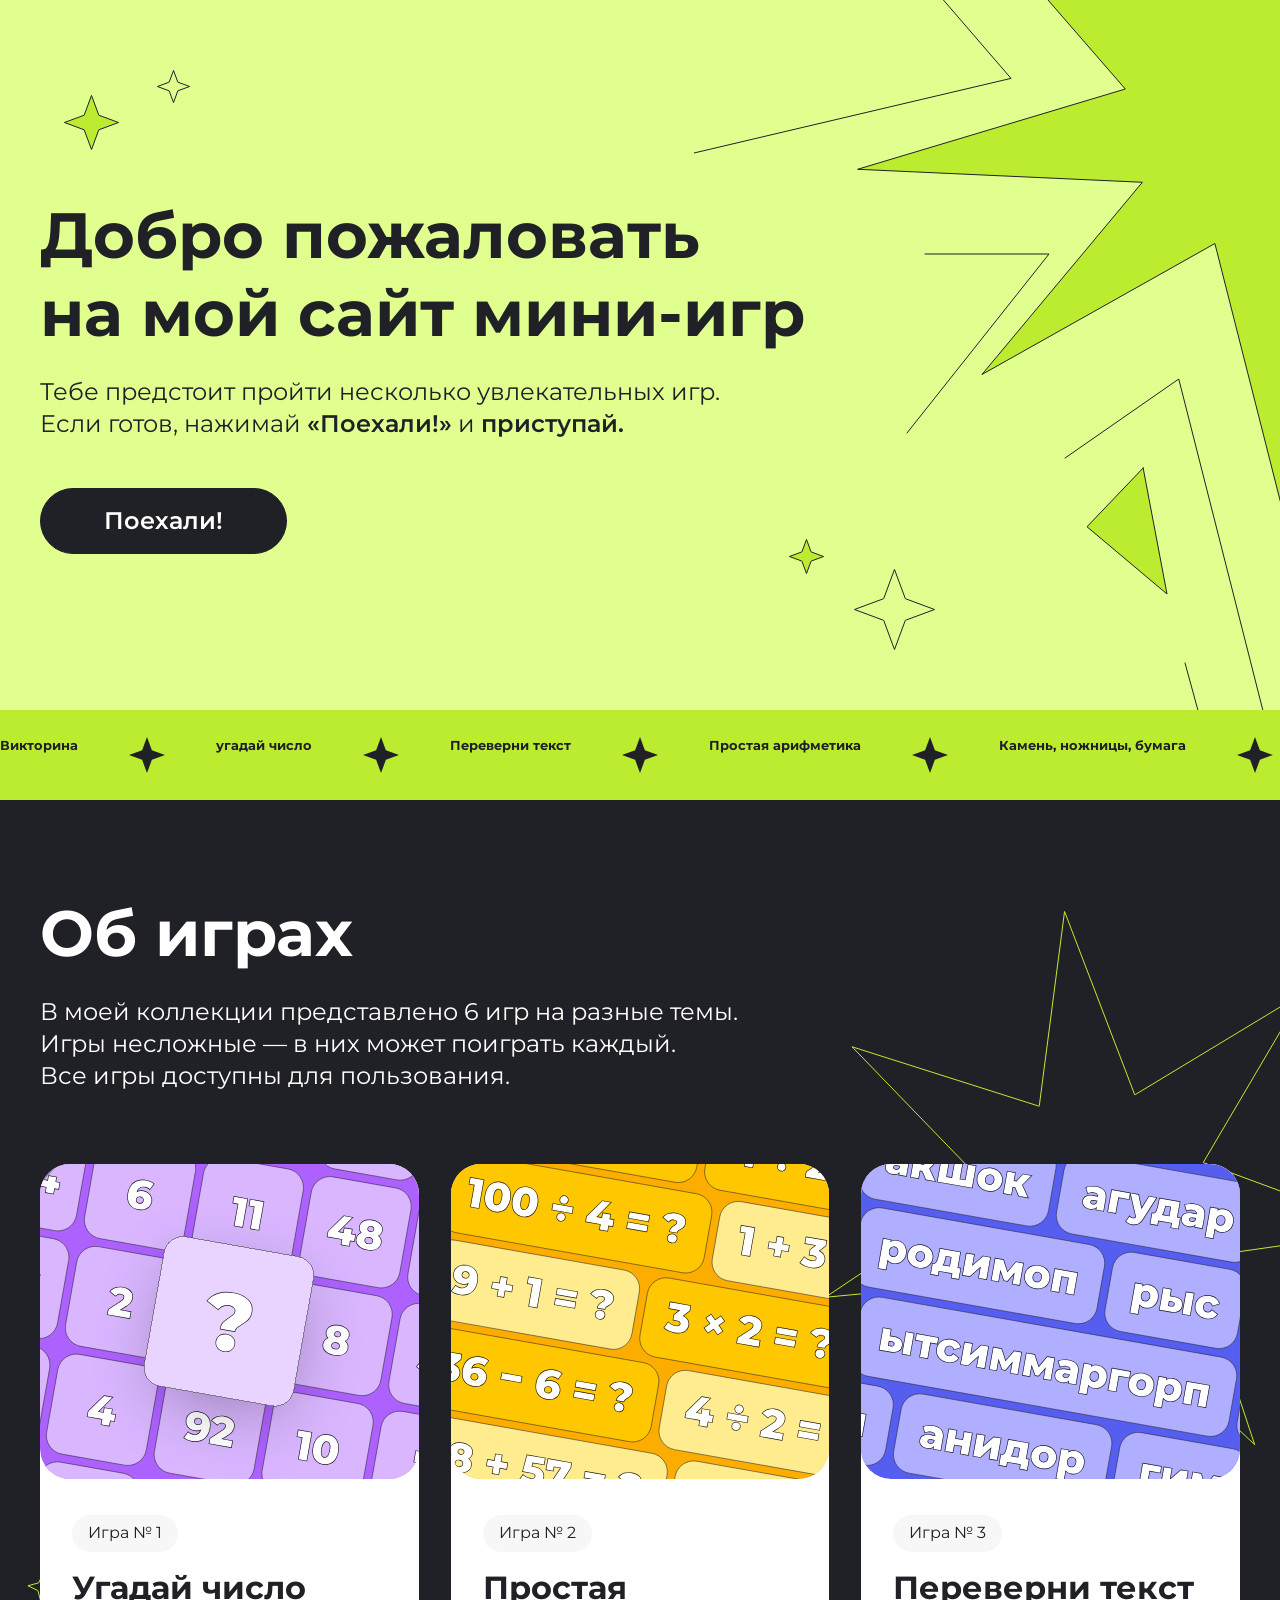
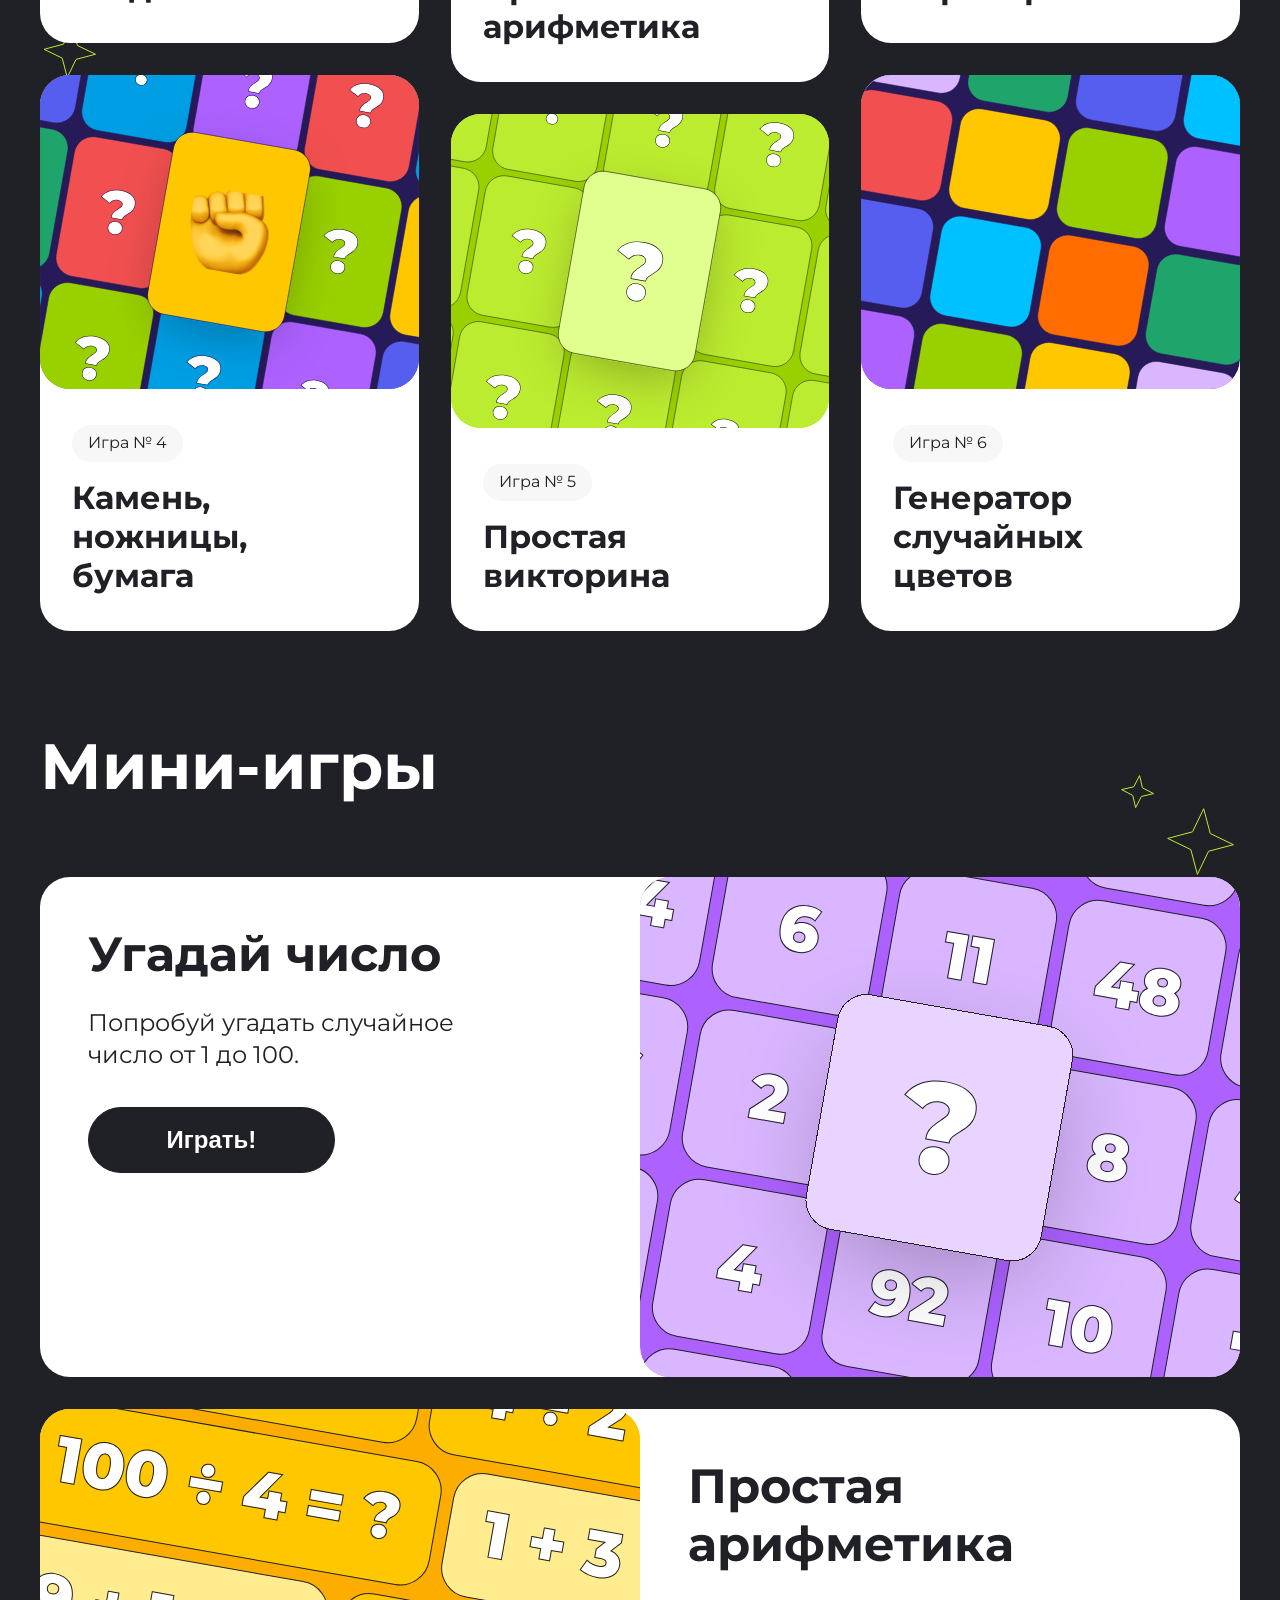
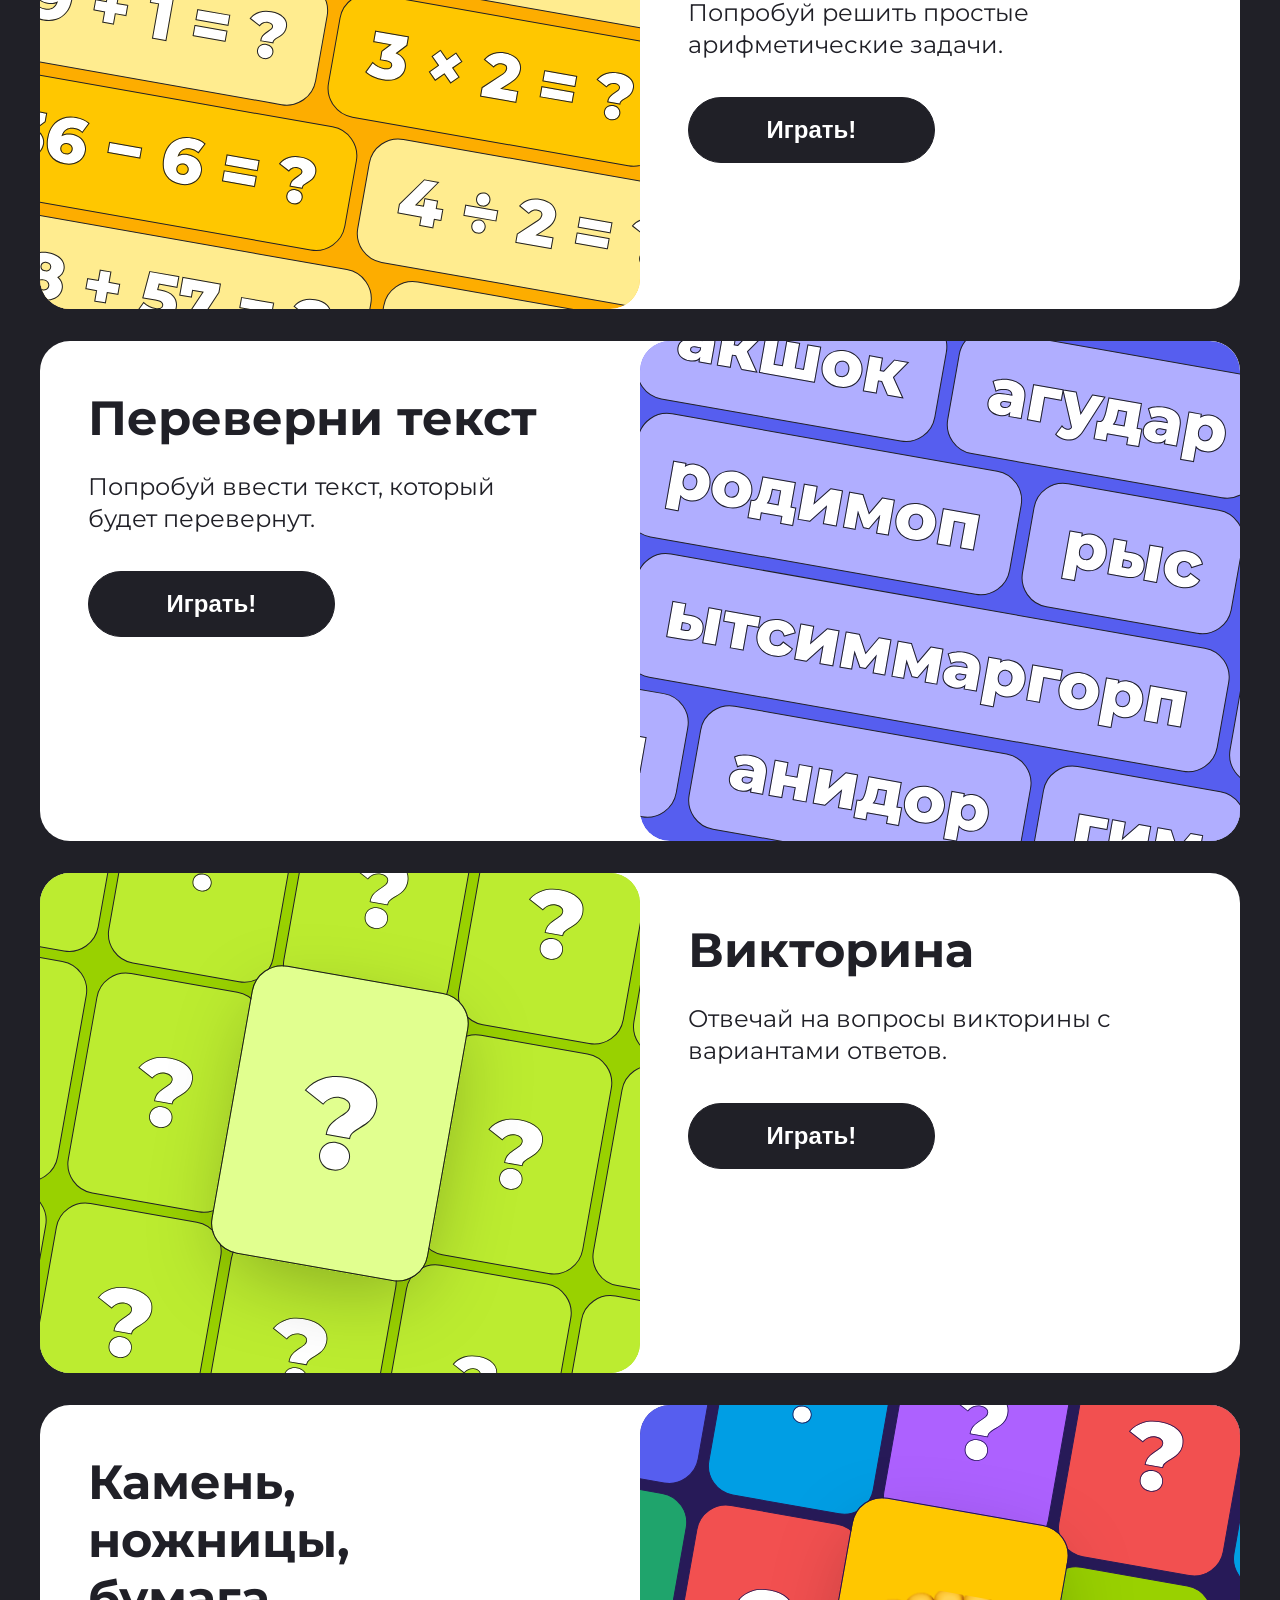
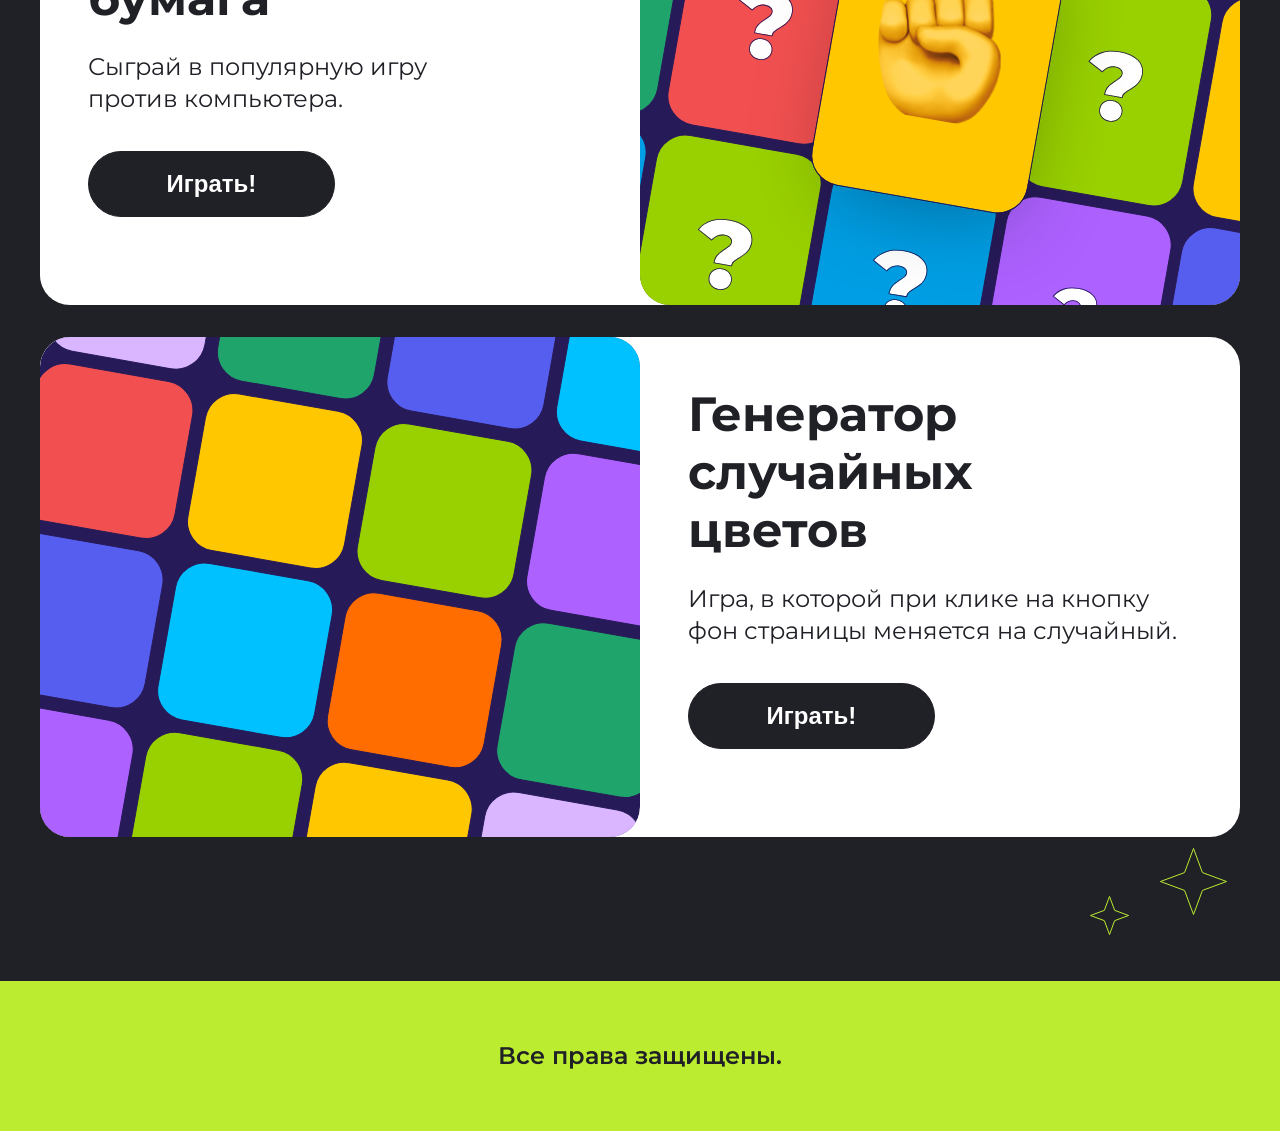
<file: index.html>
<!DOCTYPE html>
<html lang="en">
<head>
    <meta charset="UTF-8">
    <meta name="viewport" content="width=device-width, initial-scale=1.0">
    <title>Сайт с мини-играми</title>
    <link rel="preconnect" href="https://fonts.googleapis.com">
    <link rel="preconnect" href="https://fonts.gstatic.com" crossorigin>
    <link href="https://fonts.googleapis.com/css2?family=Montserrat:wght@100..900&display=swap" rel="stylesheet">
    <link rel="stylesheet" href="css/style.css">
</head>
<body>
    <header class="top overflow">
        <svg class="bg-img img-lines" width="586" height="800" viewBox="0 0 586 800" fill="none" xmlns="http://www.w3.org/2000/svg">
            <g clip-path="url(#clip0_13011_65)">
            <path d="M240.793 -10L317 78.3799L0 153" stroke="#202027" stroke-linecap="round"/>
            <path d="M231.082 254H355L213 433" stroke="#202027" stroke-linecap="round"/>
            <path d="M371 458.046L484.76 379L590.882 797" stroke="#202027" stroke-linecap="round"/>
            <path d="M449.159 468L393 526.765L473 594L449.159 468Z" fill="#BCEC30" stroke="#202027" stroke-linecap="round"/>
            <path d="M491 663L525 787" stroke="#202027" stroke-linecap="round"/>
            </g>
            <defs>
            <clipPath id="clip0_13011_65">
            <rect width="586" height="800" fill="white"/>
            </clipPath>
            </defs>
        </svg>
        <svg class="bg-img img-star-1" width="809" height="788" viewBox="0 0 809 788" fill="none" xmlns="http://www.w3.org/2000/svg">
            <path d="M534.682 308.406C544.111 311.031 806.516 421.965 806.516 421.965L528.111 451.848L703.994 677.661L456.036 523.413L430.772 784.856L360.884 509.531L127.938 640.493L288.405 448.266L3.62971 435.289L271.303 355.027L72.404 125.959L352.036 257.504L416.031 3.6903L444.768 258.048L699.48 82.6023L534.682 308.406Z" fill="#BCEC30" stroke="#202027" stroke-miterlimit="10" stroke-linecap="round"/>
        </svg>
        <svg class="bg-img img-star-2" width="57" height="57" viewBox="0 0 57 57" fill="none" xmlns="http://www.w3.org/2000/svg">
            <path d="M28.5 1.44077L35.7287 20.9759L35.8084 21.1916L36.0241 21.2713L55.5592 28.5L36.0241 35.7287L35.8084 35.8084L35.7287 36.0241L28.5 55.5592L21.2713 36.0241L21.1916 35.8084L20.9759 35.7287L1.44077 28.5L20.9759 21.2713L21.1916 21.1916L21.2713 20.9759L28.5 1.44077Z" fill="#BCEC30" stroke="#202027"/>
        </svg>
        <svg class="bg-img img-star-3" width="35" height="35" viewBox="0 0 35 35" fill="none" xmlns="http://www.w3.org/2000/svg">
            <path d="M17.5 1.44077L21.7577 12.9469L21.8375 13.1626L22.0531 13.2423L33.5592 17.5L22.0531 21.7577L21.8375 21.8375L21.7577 22.0531L17.5 33.5592L13.2423 22.0531L13.1626 21.8375L12.9469 21.7577L1.44077 17.5L12.9469 13.2423L13.1626 13.1626L13.2423 12.9469L17.5 1.44077Z" stroke="#202027"/>
        </svg>
        <svg class="bg-img img-star-4" width="37" height="37" viewBox="0 0 37 37" fill="none" xmlns="http://www.w3.org/2000/svg">
            <path d="M18.5 1.44077L23.0278 13.6768L23.1075 13.8925L23.3232 13.9722L35.5592 18.5L23.3232 23.0278L23.1075 23.1075L23.0278 23.3232L18.5 35.5592L13.9722 23.3232L13.8925 23.1075L13.6768 23.0278L1.44077 18.5L13.6768 13.9722L13.8925 13.8925L13.9722 13.6768L18.5 1.44077Z" fill="#BCEC30" stroke="#202027"/>
        </svg>
        <svg class="bg-img img-star-5" width="83" height="83" viewBox="0 0 83 83" fill="none" xmlns="http://www.w3.org/2000/svg">
            <path d="M41.5 1.44077L52.2398 30.4648L52.3196 30.6804L52.5352 30.7602L81.5592 41.5L52.5352 52.2398L52.3196 52.3196L52.2398 52.5352L41.5 81.5592L30.7602 52.5352L30.6804 52.3196L30.4648 52.2398L1.44077 41.5L30.4648 30.7602L30.6804 30.6804L30.7602 30.4648L41.5 1.44077Z" stroke="#202027"/>
        </svg>
        <div class="top__content center">
            <h1 class="top__title">Добро пожаловать <br> на мой сайт мини-игр</h1>
            <p class="top__text text">Тебе предстоит пройти несколько увлекательных игр. Если готов, нажимай <span class="text-bold">«Поехали!»</span> и <span class="text-bold">приступай.</span></p>
            <a href="#about" class="btn">
                Поехали!
            </a>
        </div>
        <div class="top__running-line">
            <div class="top__running-line">
                <div class="running-line__content">
                    <h5> Викторина </h5>
                    <img src="img/star.svg" alt="star">
                    <h5> угадай число </h5>
                    <img src="img/star.svg" alt="star">
                    <h5> Переверни текст </h5>
                    <img src="img/star.svg" alt="star">
                    <h5> Простая арифметика </h5>
                    <img src="img/star.svg" alt="star">
                    <h5> Камень, ножницы, бумага </h5>
                    <img src="img/star.svg" alt="star">
                    <h5> Генератор случайных цветов </h5>
                    <img src="img/star.svg" alt="star">
                </div>
                <div aria-hidden="true" class="running-line__content">
                    <h5> Викторина </h5>
                    <img src="img/star.svg" alt="star">
                    <h5> угадай число </h5>
                    <img src="img/star.svg" alt="star">
                    <h5> Переверни текст </h5>
                    <img src="img/star.svg" alt="star">
                    <h5> Простая арифметика </h5>
                    <img src="img/star.svg" alt="star">
                    <h5> Камень, ножницы, бумага </h5>
                    <img src="img/star.svg" alt="star">
                    <h5> Генератор случайных цветов </h5>
                    <img src="img/star.svg" alt="star">
                </div>
            </div>
    </header>
    <section class="about center overflow" id="about">
        <svg class="bg-img img-star-7" width="567" height="568" viewBox="0 0 567 568" fill="none" xmlns="http://www.w3.org/2000/svg">
            <path d="M311.569 185.338L311.783 185.897L312.295 185.587L479.842 84.2785L380.534 253.019L380.23 253.534L380.791 253.742L564.461 321.57L370.617 349.135L370.025 349.22L370.213 349.787L431.699 535.677L289.288 401.31L288.853 400.9L288.526 401.401L181.527 565.373L197.787 370.254L197.837 369.658L197.242 369.715L2.33088 388.295L165.018 279.354L165.515 279.021L165.1 278.591L29.0482 137.788L215.656 197.059L216.226 197.24L216.303 196.646L241.561 2.48796L311.569 185.338Z" stroke="#BCEC30"/>
        </svg>
        <svg class="bg-img img-star-8" width="32" height="32" viewBox="0 0 32 32" fill="none" xmlns="http://www.w3.org/2000/svg">
            <path d="M17.4367 1.92177L20.2175 12.4032L20.2765 12.6255L20.4836 12.7254L30.2505 17.4371L19.7691 20.218L19.5469 20.2769L19.447 20.484L14.7352 30.251L11.9544 19.7695L11.8954 19.5473L11.6883 19.4474L1.92137 14.7356L12.4028 11.9548L12.6251 11.8958L12.7249 11.6887L17.4367 1.92177Z" stroke="#BCEC30"/>
        </svg>
        <svg class="bg-img img-star-9" width="55" height="55" viewBox="0 0 55 55" fill="none" xmlns="http://www.w3.org/2000/svg">
            <path d="M30.2217 2.02575L35.3236 21.2556L35.3826 21.4778L35.5896 21.5777L53.5086 30.2221L34.2788 35.324L34.0566 35.3829L33.9567 35.59L25.3123 53.5089L20.2104 34.2791L20.1514 34.0569L19.9443 33.957L2.02539 25.3126L21.2552 20.2107L21.4774 20.1518L21.5773 19.9447L30.2217 2.02575Z" stroke="#BCEC30"/>
        </svg>        
        <h2 class="about__title section-title">
            Об играх
        </h2>
        <p class="text about__text">В моей коллекции представлено 6 игр на разные темы.<br>
            Игры несложные — в них может поиграть каждый.<br>
            Все игры доступны для пользования.<br></p>
        <div class="about__cards grid-columns">
            <a href="#game-1" class="about__card game-card game-card_1">
                <img class="about__img" src="img/about-img-1.svg" alt="Угадай число">
                <div class="game-card__info">
                    <div class="game-card__number">Игра № 1</div>
                    <h4 class="game-card__title">Угадай число</h4>
                </div>
            </a>
            <a href="#game-2" class="about__card game-card game-card_2">
                <img class="about__img" src="img/about-img-2.svg" alt="Простая арифметика">
                <div class="game-card__info">
                    <div class="game-card__number">Игра № 2</div>
                    <h4 class="game-card__title">Простая арифметика</h4>
                </div>
            </a>
            <a href="#game-3" class="about__card game-card game-card_3">
               <img class="about__img" src="img/about-img-3.svg" alt="Переверни текст">
                <div class="game-card__info">
                    <div class="game-card__number">Игра № 3</div>
                    <h4 class="game-card__title">Переверни текст</h4>
                </div>
            </a>
            <a href="#game-4" class="about__card game-card game-card_4">
                <img class="about__img" src="img/about-img-4.svg" alt="Камень, ножницы, бумага">
                <div class="game-card__info">
                    <div class="game-card__number">Игра № 4</div>
                    <h4 class="game-card__title">Камень, ножницы, <br> бумага</h4>
                </div>
            </a>
            <a href="#game-5" class="about__card game-card game-card_5">
                <img class="about__img" src="img/about-img-5.svg" alt="Простая викторина">
                <div class="game-card__info">
                    <div class="game-card__number">Игра № 5</div>
                    <h4 class="game-card__title">Простая викторина</h4>
                </div>
            </a>
            <a href="#game-6" class="about__card game-card game-card_6">
                <img class="about__img" src="img/about-img-6.svg" alt="Генератор случайных цветов">
                <div class="game-card__info">
                    <div class="game-card__number">Игра № 6</div>
                    <h4 class="game-card__title">Генератор случайных цветов</h4>
                </div>
            </a>
        </div>
    </section>
    <div class="game-box center overflow">
        <svg class="bg-img img-star-10 game-box__star" width="69" height="69" viewBox="0 0 69 69" fill="none" xmlns="http://www.w3.org/2000/svg">
            <path d="M37.6757 1.70276L44.2009 26.2974L44.2599 26.5196L44.467 26.6195L67.3851 37.6756L42.7904 44.2008L42.5682 44.2598L42.4683 44.4669L31.4122 67.385L24.887 42.7903L24.828 42.5681L24.621 42.4682L1.70287 31.4121L26.2975 24.8869L26.5197 24.8279L26.6196 24.6209L37.6757 1.70276Z" stroke="#BCEC30"/>
        </svg>
        <svg class="bg-img img-star-11 game-box__star" width="36" height="36" viewBox="0 0 36 36" fill="none" xmlns="http://www.w3.org/2000/svg">
            <path d="M19.5959 1.5971L22.4149 13.5957L22.4675 13.8195L22.6716 13.9252L33.6151 19.5956L21.6165 22.4146L21.3927 22.4671L21.2869 22.6713L15.6166 33.6148L12.7976 21.6162L12.745 21.3924L12.5409 21.2866L1.5974 15.6163L13.596 12.7973L13.8198 12.7447L13.9256 12.5406L19.5959 1.5971Z" stroke="#BCEC30"/>
        </svg>
        <svg class="bg-img img-star-12 game-box__star" width="69" height="69" viewBox="0 0 69 69" fill="none" xmlns="http://www.w3.org/2000/svg">
            <path d="M34.5 1.44077L43.3492 25.3554L43.429 25.571L43.6446 25.6508L67.5592 34.5L43.6446 43.3492L43.429 43.429L43.3492 43.6446L34.5 67.5592L25.6508 43.6446L25.571 43.429L25.3554 43.3492L1.44077 34.5L25.3554 25.6508L25.571 25.571L25.6508 25.3554L34.5 1.44077Z" stroke="#BCEC30"/>
        </svg>
        <svg class="bg-img img-star-13 game-box__star" width="41" height="41" viewBox="0 0 41 41" fill="none" xmlns="http://www.w3.org/2000/svg">
            <path d="M20.5 1.44077L25.5679 15.1367L25.6477 15.3523L25.8633 15.4321L39.5592 20.5L25.8633 25.5679L25.6477 25.6477L25.5679 25.8633L20.5 39.5592L15.4321 25.8633L15.3523 25.6477L15.1367 25.5679L1.44077 20.5L15.1367 15.4321L15.3523 15.3523L15.4321 15.1367L20.5 1.44077Z" stroke="#BCEC30"/>
        </svg>
        <h2 class="game-box__title section-title">Мини-игры</h2>
        <div class="game-box__cards">
            <section class="game-box__card game-card game-card_big game-box__card_reverse" id="game-1">
                <div class="game-card__info game-card__info_big">
                    <h3 class="game-card__name">Угадай число</h3>
                    <p class="text game-card__text">Попробуй угадать случайное число от 1 до 100.</p>
                    <button class="btn game-box__btn" onclick="guessNumber();">
                        Играть!
                    </button>
                </div>
                <img class="game-box__img" src="img/game-1.svg" alt="Угадай число">
            </section>
            <section href="#" class="game-box__card game-card game-card_big" id="game-2">
                <img class="game-box__img" src="img/game-2.svg" alt="Простая арифметика">
                <div class="game-card__info game-card__info_big">
                    <h3 class="game-card__name">Простая арифметика</h3>
                    <p class="text game-card__text">Попробуй решить простые арифметические задачи.</p>
                    <button class="btn game-box__btn" onclick="mathGame();">
                        Играть!
                    </button>
                </div>
            </section>
            <section href="#" class="game-box__card game-card game-card_big game-box__card_reverse" id="game-3">
                <div class="game-card__info game-card__info_big">
                    <h3 class="game-card__name">Переверни текст</h3>
                    <p class="text game-card__text">Попробуй ввести текст, который будет перевернут.</p>
                    <button class="btn game-box__btn" onclick="flipGame()">
                        Играть!
                    </button>
                </div>
                <img class="game-box__img" src="img/game-3.svg" alt="Переверни текст">
            </section>
            <section href="#" class="game-box__card game-card game-card_big" id="game-4">
                <img class="game-box__img" src="img/game-4.svg" alt="Викторина">
                <div class="game-card__info game-card__info_big">
                    <h3 class="game-card__name">Викторина</h3>
                    <p class="text game-card__text">Отвечай на вопросы викторины с вариантами ответов.</p>
                    <button class="btn game-box__btn" onclick="questionGame()">
                        Играть!

                    </button>
                </div>
            </section>
            <section href="#" class="game-box__card game-card game-card_big game-box__card_reverse" id="game-5" >
                <div class="game-card__info game-card__info_big">
                    <h3 class="game-card__name">Камень, ножницы, бумага</h3>
                    <p class="text game-card__text">Сыграй в популярную игру против компьютера.</p>
                    <button class="btn game-box__btn" onclick="rockPaperScissors()">
                        Играть!
                    </button>
                </div>
                <img class="game-box__img" src="img/game-5.svg" alt="Камень, ножницы, бумага">
            </section>
            <section href="#" class="game-box__card game-card game-card_big" id="game-6">
                <img class="game-box__img" src="img/game-6.svg" alt="Генератор случайных цветов">
                <div class="game-card__info game-card__info_big">
                    <h3 class="game-card__name">Генератор случайных цветов</h3>
                    <p class="text game-card__text game-card__text_big">Игра, в которой при клике на кнопку фон страницы меняется на случайный.</p>
                    <button class="btn game-box__btn">Играть!</button>
                </div>
            </section>
        </div>    
    </div>
    <footer class="footer overflow">
        <a href="#" class="footer__link text-bold">Все права защищены.</a>
    </footer>
    <script src="script.js"></script>
</body>
</html>
</file>
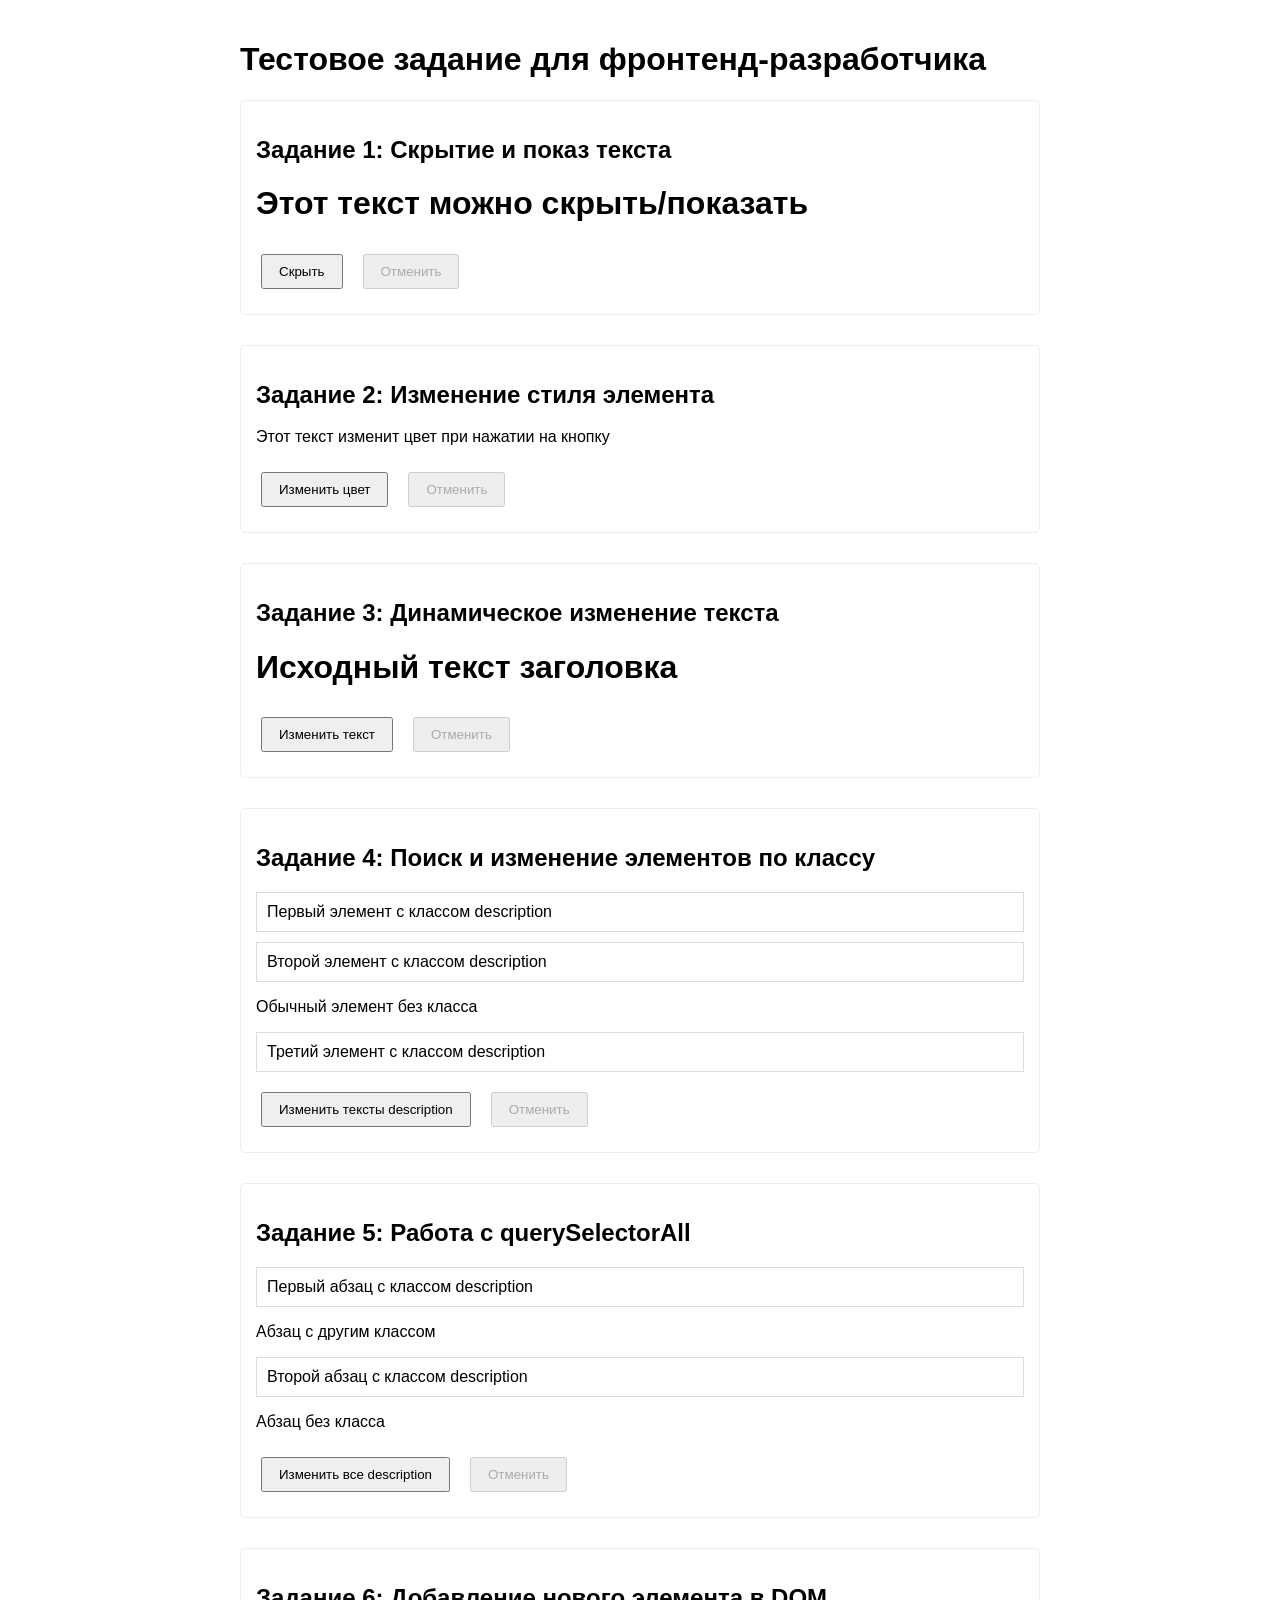
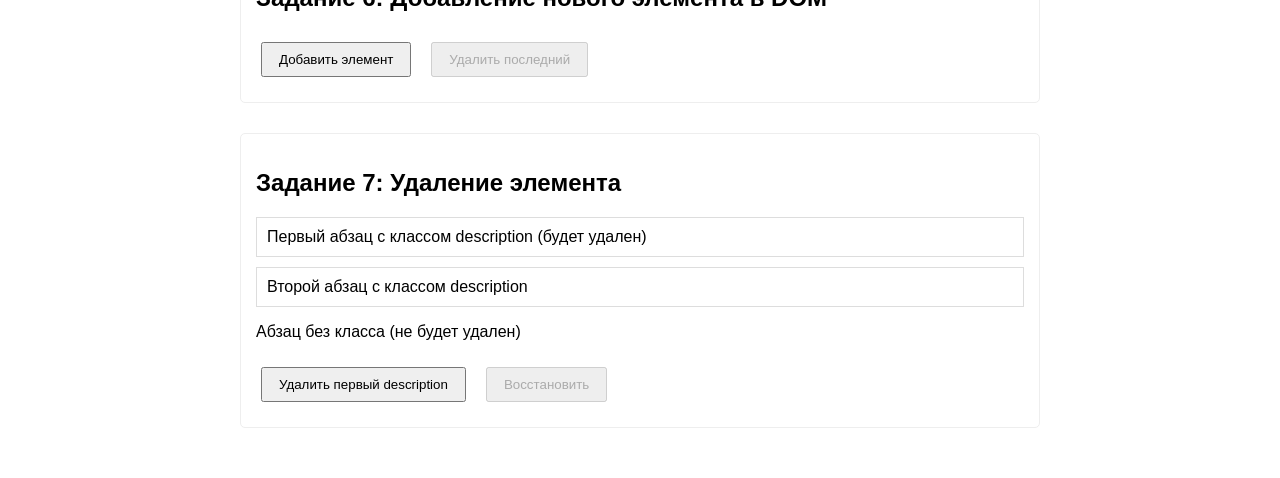
<file: DOM.html>
<!DOCTYPE html>
<html lang="ru">
<head>
    <meta charset="UTF-8">
    <meta name="viewport" content="width=device-width, initial-scale=1.0">
    <title>Тестовое задание для фронтенд-разработчика</title>
    <style>
        body {
            font-family: Arial, sans-serif;
            max-width: 800px;
            margin: 0 auto;
            padding: 20px;
        }
        button {
            margin: 10px 5px;
            padding: 8px 16px;
            cursor: pointer;
        }
        .description {
            margin: 10px 0;
            padding: 10px;
            border: 1px solid #ddd;
        }
        .task {
            margin-bottom: 30px;
            padding: 15px;
            border: 1px solid #eee;
            border-radius: 5px;
        }
        .button-group {
            display: flex;
            gap: 10px;
        }
    </style>
</head>
<body>
    <h1>Тестовое задание для фронтенд-разработчика</h1>

    <!-- Задание 1 -->
    <div class="task" id="task1">
        <h2>Задание 1: Скрытие и показ текста</h2>
        <h1 id="toggleHeading">Этот текст можно скрыть/показать</h1>
        <div class="button-group">
            <button id="toggleButton">Скрыть</button>
            <button id="resetToggleButton" disabled>Отменить</button>
        </div>
    </div>

    <!-- Задание 2 -->
    <div class="task" id="task2">
        <h2>Задание 2: Изменение стиля элемента</h2>
        <p id="colorParagraph">Этот текст изменит цвет при нажатии на кнопку</p>
        <div class="button-group">
            <button id="colorButton">Изменить цвет</button>
            <button id="resetColorButton" disabled>Отменить</button>
        </div>
    </div>

    <!-- Задание 3 -->
    <div class="task" id="task3">
        <h2>Задание 3: Динамическое изменение текста</h2>
        <h1 id="changeTextHeading">Исходный текст заголовка</h1>
        <div class="button-group">
            <button id="changeTextButton">Изменить текст</button>
            <button id="resetTextButton" disabled>Отменить</button>
        </div>
    </div>

    <!-- Задание 4 -->
    <div class="task" id="task4">
        <h2>Задание 4: Поиск и изменение элементов по классу</h2>
        <p class="description">Первый элемент с классом description</p>
        <p class="description">Второй элемент с классом description</p>
        <p>Обычный элемент без класса</p>
        <p class="description">Третий элемент с классом description</p>
        <div class="button-group">
            <button id="changeDescriptionsButton">Изменить тексты description</button>
            <button id="resetDescriptionsButton" disabled>Отменить</button>
        </div>
    </div>

    <!-- Задание 5 -->
    <div class="task" id="task5">
        <h2>Задание 5: Работа с querySelectorAll</h2>
        <p class="description">Первый абзац с классом description</p>
        <p class="other">Абзац с другим классом</p>
        <p class="description">Второй абзац с классом description</p>
        <p>Абзац без класса</p>
        <div class="button-group">
            <button id="changeAllDescriptionsButton">Изменить все description</button>
            <button id="resetAllDescriptionsButton" disabled>Отменить</button>
        </div>
    </div>

    <!-- Задание 6 -->
    <div class="task" id="task6">
        <h2>Задание 6: Добавление нового элемента в DOM</h2>
        <div class="button-group">
            <button id="addElementButton">Добавить элемент</button>
            <button id="removeLastElementButton" disabled>Удалить последний</button>
        </div>
        <div id="newElementsContainer"></div>
    </div>

    <!-- Задание 7 -->
    <div class="task" id="task7">
        <h2>Задание 7: Удаление элемента</h2>
        <div id="elementsToRemoveContainer">
            <p class="description">Первый абзац с классом description (будет удален)</p>
            <p class="description">Второй абзац с классом description</p>
            <p>Абзац без класса (не будет удален)</p>
        </div>
        <div class="button-group">
            <button id="removeElementButton">Удалить первый description</button>
            <button id="restoreElementButton" disabled>Восстановить</button>
        </div>
    </div>

    <script src="jsDOM.js"></script>
</body>
</html>
</file>
<file: css/style.css>
:root {
	--dark: #202027;
    --green: #BCEC30;
	--light-green: #E1FF8F;
    --white: #FFFFFF;
    --gray: #F7F7F7;
    scroll-behavior: smooth;
}

* {
    margin: 0;
    padding: 0;
}

body {
    font-family: "Montserrat", serif;
    font-size: 16px;
    color: var(--dark);
    background-color: var(--dark);
}

.overflow {
    overflow-x: hidden;
}

.center {
    padding-left: calc(50% - 600px);
    padding-right: calc(50% - 600px);
}

.grid-columns {
    display: grid;
    gap: 32px;
    grid-template-columns: repeat(12, 1fr);
}

a {
    text-decoration: none;
    color: var(--dark);
}

h1, h2, h3, h4 {
    font-weight: 700;
}

h1 {
    font-size: 4rem;
}

h2 {
    font-size: 4rem;
}

h3 {
    font-size: 3rem;
}

h4 {
    font-size: 2rem;
}

.text {
    font-size: 1.5rem;
    font-weight: 400;
    line-height: 2rem;
}

.text-bold {
    font-size: 1.5rem;
    font-weight: 600;
    line-height: 2rem;
}

.text-sign {
    font-size: 1rem;
    font-weight: 400;
    line-height: 2rem;
}

.btn {
    box-sizing: border-box;
    display: flex;
    justify-content: center;
    align-items: center;
    border-radius: 60px;
    background: var(--dark);
    color: var(--white);
    width: 247px;
    height: 66px;
    padding: 16px 28px;
    font-size: 1.5rem;
    font-weight: 600;
    line-height: 141.688%;
    transition: all 0.5s;
    border: 1px solid var(--dark);
}

.btn:hover {
    background: none;
    border: 1px solid var(--dark);
    color: var(--dark);
}

.bg-img {
    position: absolute;
}

.img-lines {
    top: 0;
    right: 0;
}

.img-star-1 {
    top: -266px;
    right: -383px;
}

.img-star-2 {
    top: 94px;
    left: 63px;
}

.img-star-3 {
    top: 69px;
    left: 156px;
}

.img-star-4 {
    top: 538px;
    right: 455px;
}

.img-star-5 {
    top: 568px;
    right: 344px;
}

.img-star-7 {
    top: 109px;
    right: -110px;
}

.img-star-8 {
    top: 771px;
    left: 26px;
}

.img-star-9 {
    top: 824px;
    left: 42px;
}

.img-star-10 {
    top: 126px;
    right: 45px;
}

.img-star-11 {
    top: 93px;
    right: 124px;
}

.img-star-12 {
    bottom: 65px;
    right: 52px;
}

.img-star-13 {
    bottom: 45px;
    right: 150px;
}

.section-title {
    color: var(--white);
}

.top {
    background-color: var(--light-green);
    height: 800px;
    position: relative;
}

.top__content {
    padding-top: 196px;
    position: inherit;
}

.top__title {
    margin-bottom: 24px;
}

.top__text {
    max-width: 720px;
    margin-bottom: 48px;
}

.top__running-line {
    position: absolute;
    bottom: 0;
    padding-top: 27px;
    padding-bottom: 27px;
    background-color: var(--green);
    display: flex;
    gap: 51px;
}

.running-line__content {
    display: flex;
    white-space: nowrap;
    gap: 51px;
    animation: scroll 20s linear infinite;
}

@keyframes scroll {
    from {
      transform: translateX(0);
    }
    to {
      transform: translateX(calc(-100% - 20px));
    }
}

.about {
    background-color: var(--dark);
    padding-top: 94px;
    position: relative;
}

.about__title {
    margin-bottom: 24px;
}

.about__text {
    color: var(--white);
    margin-bottom: 72px;
}

.about__cards {
    padding-bottom: 50px;
    position: inherit;
    grid-template-rows: auto;
}

.about__card {
    background-color: var(--white);
    border-radius: 30px;
    grid-column: span 4;
    padding-bottom: 36px;
    height: fit-content;
    transition: transform 0.5s;
}

.about__card:hover {
    transform: scale(1.05);
}

.game-card_1 {
    grid-row: 1 / 2;
}

.game-card_2 {
    grid-row: 1 / 3;
}

.game-card_3 {
    grid-row: 1 / 2;
}

.game-card_4 {
    grid-row: 2 / 4;
}

.game-card_5 {
    grid-row: 3 / 4;
}

.game-card_6 {
    grid-row: 2 / 4;
}

.about__img {
    width: 100%;
}

.game-card__info {
    padding-top: 32px;
    padding-left: 32px;
    padding-right: 32px;
}

.game-card__number {
    display: flex;
    padding: 8px 16px 10px 16px;
    align-items: center;
    border-radius: 52.582px;
    background: var(--gray);
    width: fit-content;
    margin-bottom: 16px;
}

.game-box {
    background-color: var(--dark);
    position: relative;
    padding-bottom: 144px;
}

.game-box__title {
    margin-top: 46px;
    margin-bottom: 72px;
}

.game-box__cards {
    display: flex;
    flex-direction: column;
    gap: 32px;
}

.game-box__card {
    background-color: var(--white);
    display: flex;
    justify-content: space-between;
    border-radius: 30px;
}

.game-card__info_big {
    padding: 48px;
    width: 100%;
}

.game-card__name {
    margin-bottom: 24px;
    width: 450px;
}

.game-card__text {
    margin-bottom: 36px;
    width: 423px;;
}

.game-card__text_big {
    width: 100%;
}

.footer {
    background-color: var(--green);
    height: 150px;
    display: flex;
    justify-content: center;
    align-items: center;
}

@media (max-width: 1240px) {
    .center {
        padding-left: 16px;
        padding-right: 16px;
    }

    h1 {
        font-size: 2.5rem;
    }
    
    h2 {
        font-size: 2rem;
    }
    
    h3 {
        font-size: 2rem;
    }
    
    h4 {
        font-size: 2rem;
    }

    .text {
        font-size: 1rem;
        line-height: normal;
    }
    
    .text-bold {
        font-size: 1rem;
        line-height: normal;
    }

    .img-lines {
        display: none;
    }
    
    .img-star-1 {
        top: -103px;
        right: -113px;
        width: 223px;
        height: 239px;
        transform: rotate(108deg);
        flex-shrink: 0;
    }
    
    .img-star-2 {
        top: 97px;
        left: 37px;
        width: 35px;
        height: 35px;
    }
    
    .img-star-3 {
        top: 64px;
        left: 91px;
        width: 21px;
        height: 21px;
    }
    
    .img-star-4 {
        top: 557px;
        right: 86px;
        width: 18px;
        height: 18px;
    }
    
    .img-star-5 {
        top: 580px;
        right: 34px;
        width: 39px;
        height: 41px;
    }
    
    .img-star-7 {
        top: 109px;
        right: -110px;
    }
    
    .img-star-8 {
        top: 771px;
        left: 26px;
    }
    
    .img-star-9 {
        top: 824px;
        left: 42px;
    }

    .top {
        height: 700px;
    }
    
    .top__content {
        padding-top: 147px;
        display: flex;
        flex-direction: column;
        align-items: center;
    }
    
    .top__title {
        margin-bottom: 24px;
        text-align: center;
    }
    
    .top__text {
        margin-bottom: 36px;
        text-align: center;
    }

    .top__running-line {
        padding-top: 16px;
        padding-bottom: 16px;
    }

    .top__running-line img {
        width: 19px;
        height: 19px;
    }



    .btn {
        width: 285px;
        height: 55px;
        padding: 16px 28px;
        font-size: 1rem;
    }

    .about {
        display: none;
    }

    .game-box {
        padding-bottom: 49px;
    }

    .game-box__star {
        display: none;
    }

    .game-box__title {
        margin-top: 48px;
        margin-bottom: 48px;
    }

    .game-box__card {
        flex-direction: column;
    }

    .game-box__card_reverse {
        flex-direction: column-reverse;
    }

    .game-card__info {
        padding: 29px;
    }

    .game-card__name {
        width: 285px;
    }

    .game-card__text {
        width: 275px;
    }

    .game-card__text_big {
        width: 235px;
    }

    .footer {
        height: 100px;
    }

    .footer__link {
        font-size: 1rem;
    }
}
</file>
